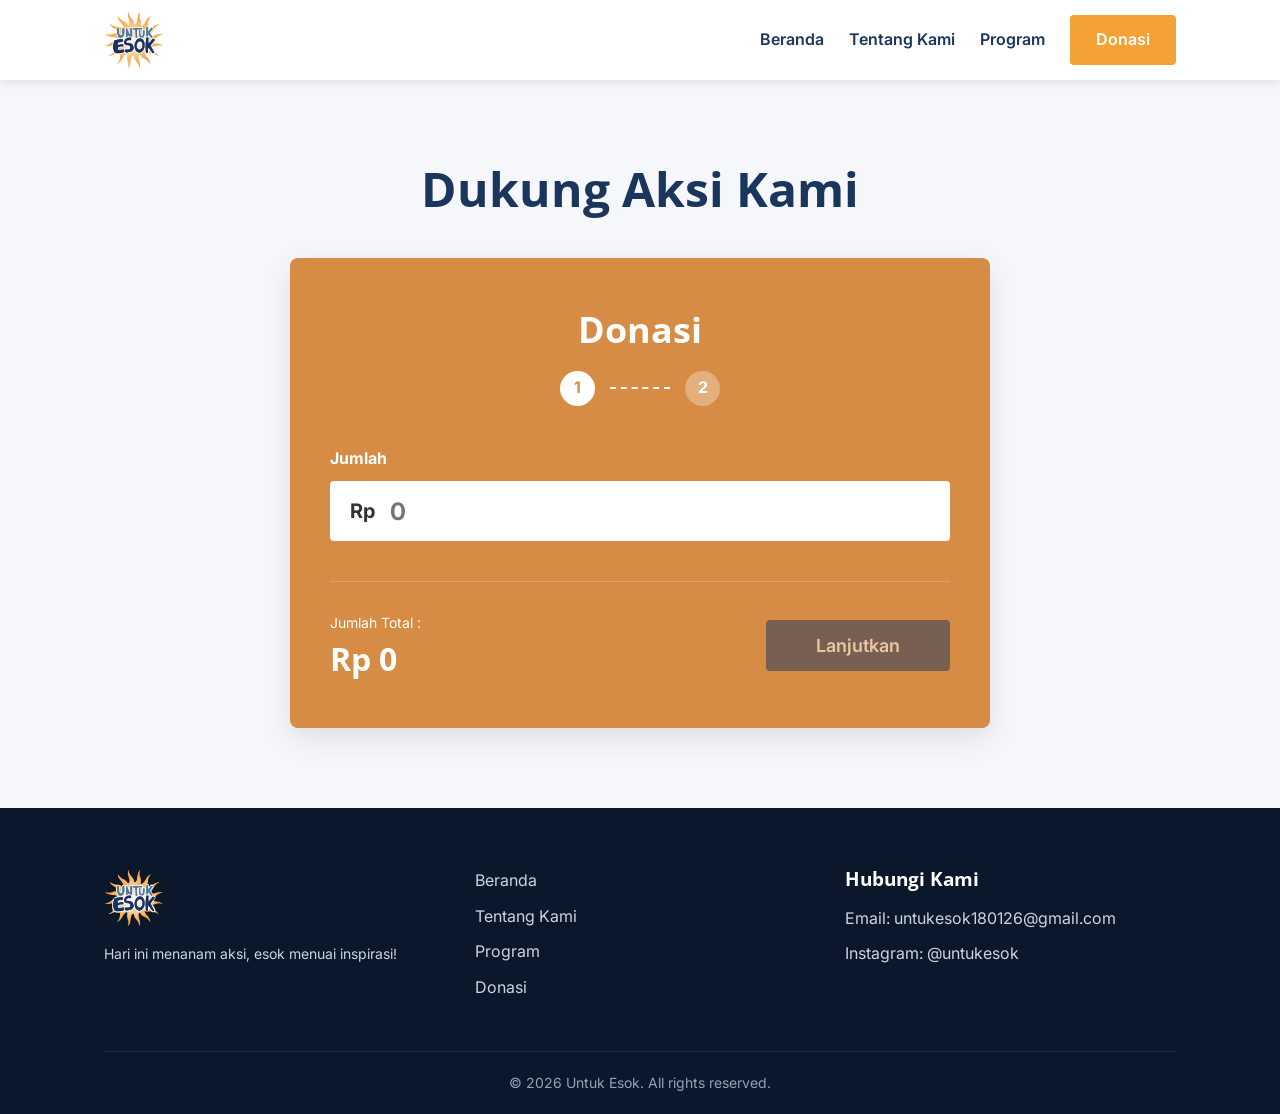
<file: donasi.html>
<!DOCTYPE html>
<html lang="id">
<head>
    <meta charset="UTF-8">
    <meta name="viewport" content="width=device-width, initial-scale=1.0">
    <title>Donasi | Untuk Esok</title>
    <meta name="description" content="Dukung aksi nyata Untuk Esok dengan berdonasi. Setiap rupiah membuat perbedaan bagi generasi masa depan.">
    <link rel="stylesheet" href="style.css">
</head>
<body>

<!-- ===== NAVBAR ===== -->
<header class="navbar-header">
    <div class="container nav-container">
        <a href="index.html" class="logo">
            <img src="images/logo.png" alt="Untuk Esok Logo" class="navbar-logo">
        </a>

        <div class="navbar-spacer"></div>

        <nav class="desktop-nav" aria-label="Main navigation">
            <ul class="navbar-ul">
                <li><a href="index.html"       class="nav-item">Beranda</a></li>
                <li><a href="tentangkami.html" class="nav-item">Tentang Kami</a></li>
                <li><a href="program.html"     class="nav-item">Program</a></li>
                <li><a href="donasi.html"      class="btn btn-orange">Donasi</a></li>
            </ul>
        </nav>

        <button class="hamburger-btn" id="hamburger-btn" aria-label="Toggle navigation menu" aria-expanded="false">
            <span></span>
            <span></span>
            <span></span>
        </button>
    </div>

    <nav class="mobile-menu" id="mobile-menu" aria-label="Mobile navigation">
        <a href="index.html"       class="mobile-nav-item">Beranda</a>
        <a href="tentangkami.html" class="mobile-nav-item">Tentang Kami</a>
        <a href="program.html"     class="mobile-nav-item">Program</a>
        <a href="donasi.html"      class="mobile-donate-btn">Donasi</a>
    </nav>
</header>

<!-- ===== MAIN CONTENT ===== -->
<main>
    <article class="section-padding bg-light donation-article">
        <div class="container">
            <h1 class="text-center section-heading">Dukung Aksi Kami</h1>

            <div class="donation-container">
                <div class="donation-card-main">
                    <h2 class="donation-title">Donasi</h2>

                    <!-- Step Indicator -->
                    <div class="step-indicator" role="group" aria-label="Langkah donasi">
                        <div class="step-circle active" id="step1-circle">1</div>
                        <div class="step-line"></div>
                        <div class="step-circle" id="step2-circle">2</div>
                    </div>

                    <!-- Step 1: Amount -->
                    <div class="donation-step active" id="step-1">
                        <label class="input-label" for="donation-amount">Jumlah</label>
                        <div class="amount-input-wrapper">
                            <span class="currency-prefix">Rp</span>
                            <input
                                type="text"
                                id="donation-amount"
                                class="amount-input"
                                placeholder="0"
                                maxlength="12"
                                inputmode="numeric"
                                autocomplete="off"
                            >
                        </div>

                        <div class="donation-footer">
                            <div class="total-summary">
                                <p>Jumlah Total :</p>
                                <h3 id="total-display">Rp 0</h3>
                            </div>
                            <button class="btn btn-large btn-donation-next" id="btn-next" disabled>
                                Lanjutkan
                            </button>
                        </div>
                    </div>

                    <!-- Step 2: Summary -->
                    <div class="donation-step" id="step-2">
                        <div class="summary-white-card">
                            <div class="summary-header">
                                <h3 class="summary-card-title">Donation Summary</h3>
                            </div>
                            <div class="summary-row line-below">
                                <span>Donation</span>
                                <span class="summary-amount" id="summary-amount">Rp 0</span>
                            </div>

                            <div class="bank-details-section">
                                <div class="bank-header">
                                    <h4 class="bank-transfer-title">Bank Transfer</h4>
                                    <img src="images/BCA.png" alt="Bank BCA" class="bank-bca-logo">
                                </div>

                                <table class="bank-table">
                                    <tbody>
                                        <tr>
                                            <td>Account Name</td>
                                            <td class="data-cell">Komang Ayu Rheia Sandrakirana Rucika</td>
                                        </tr>
                                        <tr>
                                            <td>Account Number</td>
                                            <td class="data-cell">7725736959</td>
                                        </tr>
                                        <tr>
                                            <td>Bank Name</td>
                                            <td class="data-cell">PT Bank Central Asia Tbk.</td>
                                        </tr>
                                    </tbody>
                                </table>
                            </div>
                        </div>

                        <p class="receipt-note">
                            Mohon kirimkan bukti transfer ke
                            <strong>untukesok180126@gmail.com</strong>
                        </p>

                        <div class="donation-footer-step2">
                            <div class="total-summary-center">
                                <p>Total Amount :</p>
                                <h3 id="total-display-2">Rp 0</h3>
                            </div>
                            <button class="btn btn-outline-white" id="btn-back">
                                Kembali
                            </button>
                        </div>
                    </div>

                </div>
            </div>
        </div>
    </article>
</main>

<!-- ===== FOOTER ===== -->
<footer>
    <div class="container">
        <div class="footer-grid">
            <div>
                <a href="index.html">
                    <img src="images/logo.png" alt="Untuk Esok Logo" class="footer-logo">
                </a>
                <p class="footer-tagline">Hari ini menanam aksi, esok menuai inspirasi!</p>
            </div>
            <div>
                <ul class="footer-links">
                    <li><a href="index.html">Beranda</a></li>
                    <li><a href="tentangkami.html">Tentang Kami</a></li>
                    <li><a href="program.html">Program</a></li>
                    <li><a href="donasi.html">Donasi</a></li>
                </ul>
            </div>
            <div>
                <h3 class="footer-contact-heading">Hubungi Kami</h3>
                <ul class="footer-links">
                    <li>Email: untukesok180126@gmail.com</li>
                    <li>Instagram: @untukesok</li>
                </ul>
            </div>
        </div>
        <div class="footer-bottom">
            <p>&copy; 2026 Untuk Esok. All rights reserved.</p>
        </div>
    </div>
</footer>

<script src="main.js"></script>
<script src="donasi.js"></script>
</body>
</html>
</file>
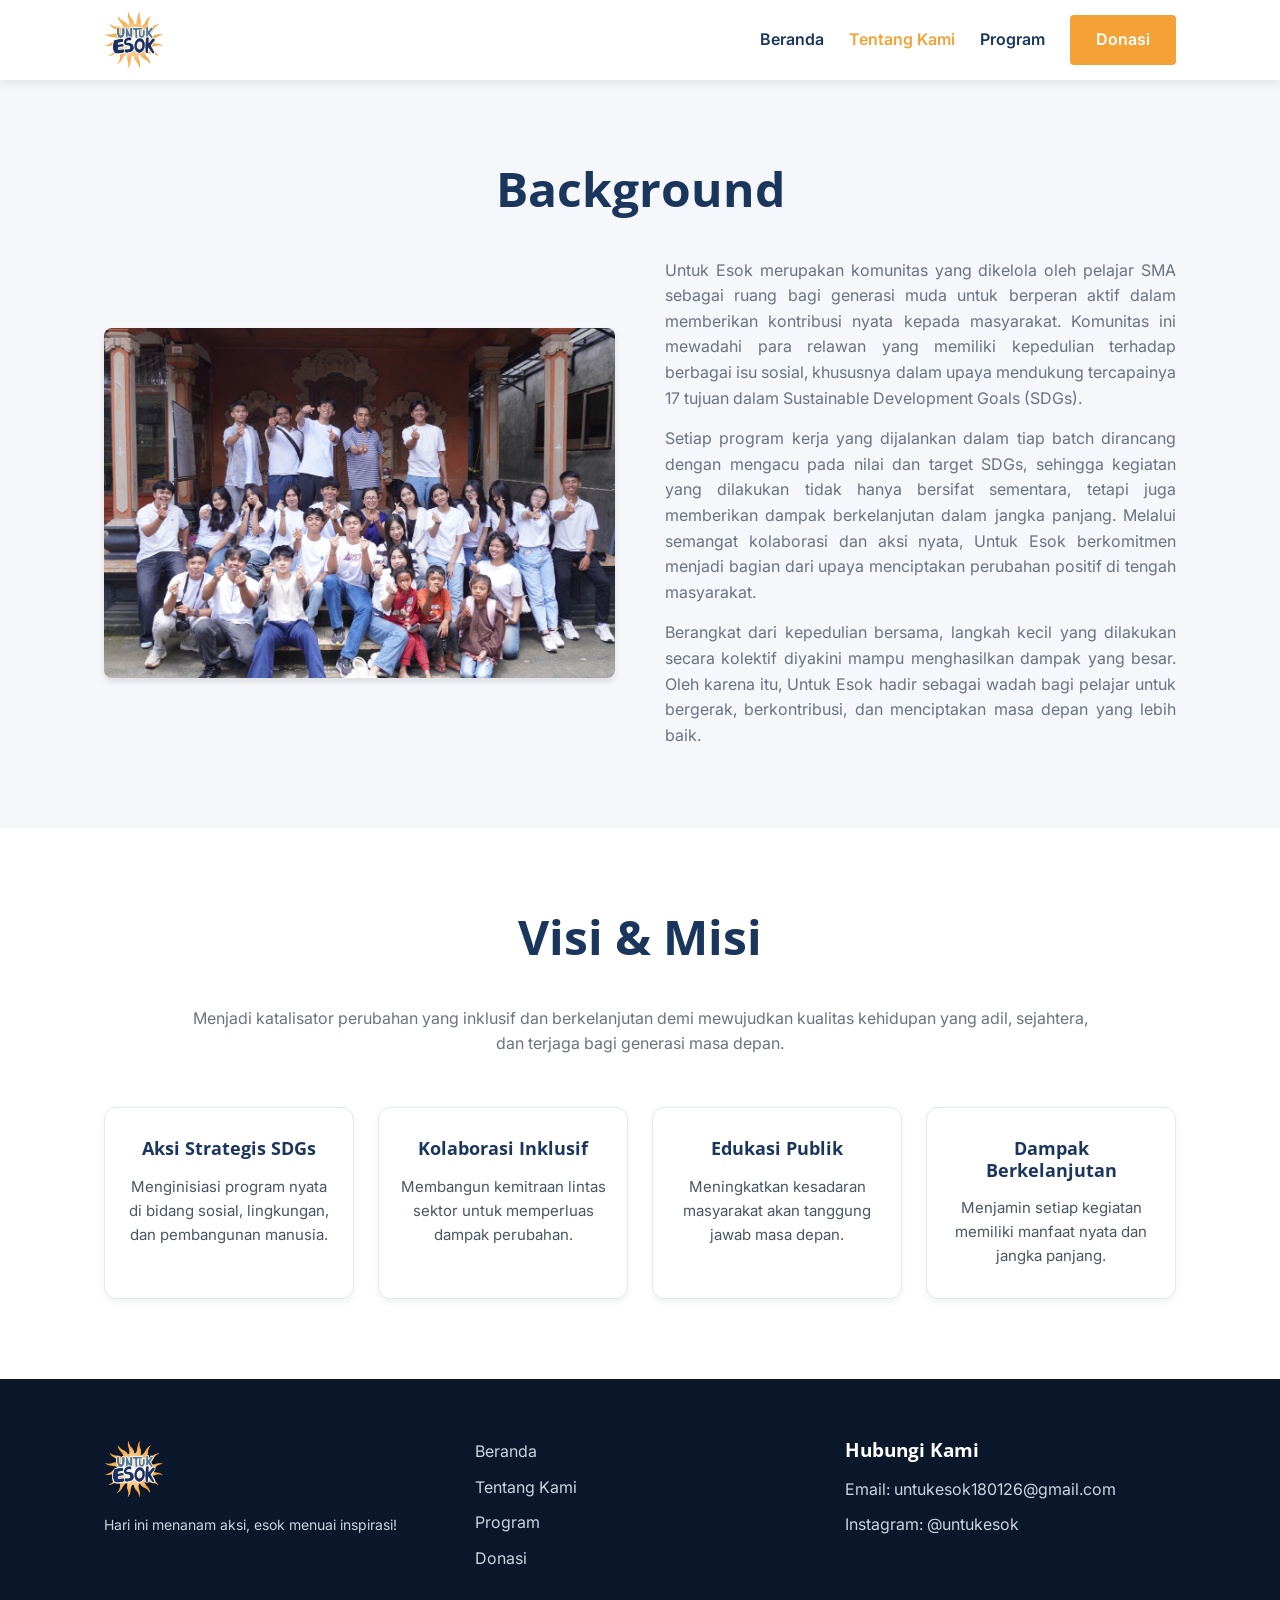
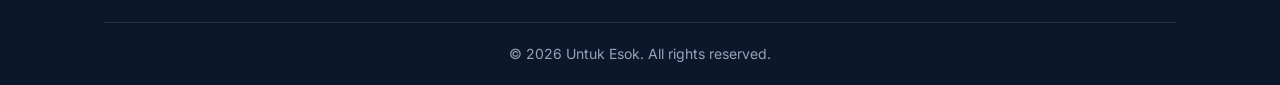
<file: tentangkami.html>
<!DOCTYPE html>
<html lang="id">
<head>
    <meta charset="UTF-8">
    <meta name="viewport" content="width=device-width, initial-scale=1.0">
    <title>Tentang Kami | Untuk Esok</title>
    <meta name="description" content="Pelajari latar belakang, visi, dan misi komunitas Untuk Esok dalam mendukung Sustainable Development Goals.">
    <link rel="stylesheet" href="style.css">
</head>
<body>

<!-- ===== NAVBAR ===== -->
<header class="navbar-header">
    <div class="container nav-container">
        <a href="index.html" class="logo">
            <img src="images/logo.png" alt="Untuk Esok Logo" class="navbar-logo">
        </a>

        <div class="navbar-spacer"></div>

        <nav class="desktop-nav" aria-label="Main navigation">
            <ul class="navbar-ul">
                <li><a href="index.html"       class="nav-item">Beranda</a></li>
                <li><a href="tentangkami.html" class="nav-item">Tentang Kami</a></li>
                <li><a href="program.html"     class="nav-item">Program</a></li>
                <li><a href="donasi.html"      class="btn btn-orange">Donasi</a></li>
            </ul>
        </nav>

        <button class="hamburger-btn" id="hamburger-btn" aria-label="Toggle navigation menu" aria-expanded="false">
            <span></span>
            <span></span>
            <span></span>
        </button>
    </div>

    <nav class="mobile-menu" id="mobile-menu" aria-label="Mobile navigation">
        <a href="index.html"       class="mobile-nav-item">Beranda</a>
        <a href="tentangkami.html" class="mobile-nav-item">Tentang Kami</a>
        <a href="program.html"     class="mobile-nav-item">Program</a>
        <a href="donasi.html"      class="mobile-donate-btn">Donasi</a>
    </nav>
</header>

<!-- ===== MAIN CONTENT ===== -->
<main>

    <!-- Background Section -->
    <article class="section-padding bg-light">
        <div class="container reveal">
            <h1 class="text-center section-heading">Background</h1>
            <div class="split-grid">
                <div class="img-placeholder about-bg" role="img" aria-label="Foto komunitas Untuk Esok"></div>
                <div class="tentang-text">
                    <p>
                        Untuk Esok merupakan komunitas yang dikelola oleh pelajar SMA sebagai ruang bagi generasi muda
                        untuk berperan aktif dalam memberikan kontribusi nyata kepada masyarakat. Komunitas ini mewadahi
                        para relawan yang memiliki kepedulian terhadap berbagai isu sosial, khususnya dalam upaya
                        mendukung tercapainya 17 tujuan dalam Sustainable Development Goals (SDGs).
                    </p>
                    <p class="tentang-text-paragraph">
                        Setiap program kerja yang dijalankan dalam tiap batch dirancang dengan mengacu pada nilai dan
                        target SDGs, sehingga kegiatan yang dilakukan tidak hanya bersifat sementara, tetapi juga
                        memberikan dampak berkelanjutan dalam jangka panjang. Melalui semangat kolaborasi dan aksi nyata,
                        Untuk Esok berkomitmen menjadi bagian dari upaya menciptakan perubahan positif di tengah masyarakat.
                    </p>
                    <p class="tentang-text-paragraph">
                        Berangkat dari kepedulian bersama, langkah kecil yang dilakukan secara kolektif diyakini mampu
                        menghasilkan dampak yang besar. Oleh karena itu, Untuk Esok hadir sebagai wadah bagi pelajar
                        untuk bergerak, berkontribusi, dan menciptakan masa depan yang lebih baik.
                    </p>
                </div>
            </div>
        </div>
    </article>

    <!-- Visi & Misi Section -->
    <article class="section-padding">
        <div class="container reveal">
            <h2 class="text-center section-heading">Visi &amp; Misi</h2>
            <p class="visi-subtitle">
                Menjadi katalisator perubahan yang inklusif dan berkelanjutan demi mewujudkan kualitas kehidupan
                yang adil, sejahtera, dan terjaga bagi generasi masa depan.
            </p>

            <div class="misi-grid">
                <div class="misi-card">
                    <h3 class="misi-card-title">Aksi Strategis SDGs</h3>
                    <p class="misi-card-text">Menginisiasi program nyata di bidang sosial, lingkungan, dan pembangunan manusia.</p>
                </div>
                <div class="misi-card">
                    <h3 class="misi-card-title">Kolaborasi Inklusif</h3>
                    <p class="misi-card-text">Membangun kemitraan lintas sektor untuk memperluas dampak perubahan.</p>
                </div>
                <div class="misi-card">
                    <h3 class="misi-card-title">Edukasi Publik</h3>
                    <p class="misi-card-text">Meningkatkan kesadaran masyarakat akan tanggung jawab masa depan.</p>
                </div>
                <div class="misi-card">
                    <h3 class="misi-card-title">Dampak Berkelanjutan</h3>
                    <p class="misi-card-text">Menjamin setiap kegiatan memiliki manfaat nyata dan jangka panjang.</p>
                </div>
            </div>
        </div>
    </article>

</main>

<!-- ===== FOOTER ===== -->
<footer>
    <div class="container">
        <div class="footer-grid">
            <div>
                <a href="index.html">
                    <img src="images/logo.png" alt="Untuk Esok Logo" class="footer-logo">
                </a>
                <p class="footer-tagline">Hari ini menanam aksi, esok menuai inspirasi!</p>
            </div>
            <div>
                <ul class="footer-links">
                    <li><a href="index.html">Beranda</a></li>
                    <li><a href="tentangkami.html">Tentang Kami</a></li>
                    <li><a href="program.html">Program</a></li>
                    <li><a href="donasi.html">Donasi</a></li>
                </ul>
            </div>
            <div>
                <h3 class="footer-contact-heading">Hubungi Kami</h3>
                <ul class="footer-links">
                    <li>Email: untukesok180126@gmail.com</li>
                    <li>Instagram: @untukesok</li>
                </ul>
            </div>
        </div>
        <div class="footer-bottom">
            <p>&copy; 2026 Untuk Esok. All rights reserved.</p>
        </div>
    </div>
</footer>

<script src="main.js"></script>
</body>
</html>
</file>
<file: style.css>
@import url('https://fonts.googleapis.com/css2?family=Inter:wght@400;600&family=Open+Sans:wght@700&display=swap');

:root {
    --black-pearl: #0B172A;
    --catalina-blue: #1B365D;
    --yellow-sea: #F4A236;
    --light-gray: #F5F7FA;
    --border-color: #E2E8F0;
    --white: #FFFFFF;
    --font-heading: 'Open Sans', sans-serif;
    --font-body: 'Inter', sans-serif;
}

* {
    margin: 0;
    padding: 0;
    box-sizing: border-box;
}

body {
    font-family: var(--font-body);
    font-weight: 400;
    font-size: 16px;
    line-height: 1.6;
    color: var(--black-pearl);
    background-color: var(--white);
    overflow-x: hidden;
    display: flex;
    flex-direction: column;
    min-height: 100vh;
}

main {
    flex: 1;
}

h1, h2, h3, h4, h5, h6 {
    font-family: var(--font-heading);
    font-weight: 700;
    color: var(--catalina-blue);
    line-height: 1.2;
}

a {
    text-decoration: none;
    color: inherit;
    transition: color 0.3s ease;
}

img {
    max-width: 100%;
    height: auto;
    display: block;
}

/* ===== LAYOUT ===== */
.container {
    width: 100%;
    max-width: 1200px;
    margin: 0 auto;
    padding: 0 5%;
}

.text-center { text-align: center; }

.section-padding { padding: 80px 0; }

.bg-light { background-color: var(--light-gray); }

.bg-dark {
    background-color: var(--black-pearl);
    color: var(--white);
}

.bg-catalina {
    background-color: var(--catalina-blue);
    color: var(--white);
}

.bg-dark h2,
.bg-catalina h2,
.bg-catalina h3 {
    color: var(--white);
}

/* ===== BUTTONS ===== */
.btn {
    display: inline-flex;
    align-items: center;
    justify-content: center;
    padding: 10px 24px;
    font-family: var(--font-body);
    font-weight: 600;
    font-size: 16px;
    border-radius: 4px;
    cursor: pointer;
    transition: all 0.3s ease;
    border: 2px solid transparent;
}

.btn-orange {
    background-color: var(--yellow-sea);
    color: var(--white);
    border-color: var(--yellow-sea);
}

.btn-orange:hover {
    background-color: #d98a28;
    border-color: #d98a28;
    transform: translateY(-2px);
}

.btn-outline {
    background-color: transparent;
    color: var(--yellow-sea);
    border-color: var(--yellow-sea);
}

.btn-outline:hover {
    background-color: var(--yellow-sea);
    color: var(--white);
    transform: translateY(-2px);
}

.btn-outline-white {
    background-color: transparent;
    color: var(--white);
    border-color: var(--white);
}

.btn-outline-white:hover {
    background-color: var(--white);
    color: var(--catalina-blue);
    transform: translateY(-2px);
}

.btn-large {
    padding: 15px 50px;
    font-size: 18px;
}

/* ===== ANIMATIONS ===== */
@keyframes fadeIn {
    from { opacity: 0; transform: translateY(15px); }
    to   { opacity: 1; transform: translateY(0); }
}

.reveal {
    opacity: 0;
    transform: translateY(30px);
    transition: all 0.8s ease-out;
}

.reveal.active {
    opacity: 1;
    transform: translateY(0);
}

/* ===== NAVBAR ===== */
.navbar-header {
    position: sticky;
    top: 0;
    z-index: 1000;
    background-color: var(--white);
    box-shadow: 0 2px 10px rgba(0,0,0,0.1);
}

.nav-container {
    display: flex;
    justify-content: space-between;
    align-items: center;
    height: 80px;
    position: relative;
}

.navbar-logo {
    height: 60px;
    object-fit: contain;
    display: block;
}

.navbar-spacer { flex: 1; }

.desktop-nav {
    display: flex;
    align-items: center;
}

.navbar-ul {
    display: flex;
    align-items: center;
    margin: 0;
    list-style: none;
    gap: 25px;
}

.nav-item {
    color: var(--catalina-blue);
    font-weight: 600;
    cursor: pointer;
}

.nav-item:hover,
.nav-item.active-link {
    color: var(--yellow-sea);
}

/* Hamburger */
.hamburger-btn {
    display: none;
    flex-direction: column;
    justify-content: center;
    align-items: center;
    gap: 5px;
    background: none;
    border: none;
    cursor: pointer;
    padding: 8px;
    z-index: 1001;
}

.hamburger-btn span {
    display: block;
    width: 24px;
    height: 2px;
    background-color: var(--catalina-blue);
    border-radius: 2px;
    transition: all 0.3s ease;
    transform-origin: center;
}

.hamburger-btn.open span:nth-child(1) { transform: translateY(7px) rotate(45deg); }
.hamburger-btn.open span:nth-child(2) { opacity: 0; transform: scaleX(0); }
.hamburger-btn.open span:nth-child(3) { transform: translateY(-7px) rotate(-45deg); }

/* Mobile menu */
.mobile-menu {
    display: none;
    position: absolute;
    top: 80px;
    left: 0;
    right: 0;
    background: white;
    box-shadow: 0 8px 24px rgba(0,0,0,0.12);
    z-index: 1000;
    flex-direction: column;
    padding: 16px 24px 24px;
    gap: 4px;
    border-top: 1px solid #e2e8f0;
}

.mobile-menu.open { display: flex; }

.mobile-nav-item {
    display: block;
    padding: 12px 8px;
    font-size: 16px;
    font-weight: 600;
    color: var(--catalina-blue);
    border-bottom: 1px solid #f1f5f9;
    transition: color 0.2s ease;
}

.mobile-nav-item:hover,
.mobile-nav-item.active-link { color: var(--yellow-sea); }

.mobile-donate-btn {
    display: inline-block;
    margin-top: 8px;
    padding: 10px 20px;
    background-color: var(--yellow-sea);
    color: white;
    font-weight: 700;
    border-radius: 6px;
    text-align: center;
}

/* ===== HERO SLIDESHOW ===== */
.hero-slideshow {
    position: relative;
    height: 100vh;
    min-height: 500px;
    max-height: 1000px;
    overflow: hidden;
    background: var(--black-pearl);
}

.slide {
    position: absolute;
    top: 0; left: 0; right: 0; bottom: 0;
    background-size: cover;
    background-position: center;
    transition: opacity 1s ease-in-out;
    opacity: 0;
}

.slide.slide-active { opacity: 1; z-index: 1; }
.slide.slide-inactive { opacity: 0; z-index: 0; }

.slide-overlay {
    position: absolute;
    top: 0; left: 0; right: 0; bottom: 0;
    background: linear-gradient(rgba(11,23,42,0.45), rgba(11,23,42,0.45));
    z-index: 2;
    pointer-events: none;
}

.slide-text {
    position: absolute;
    top: 0; left: 0; right: 0; bottom: 0;
    z-index: 3;
    display: flex;
    align-items: center;
    justify-content: flex-start;
    padding: 0 8%;
    pointer-events: none;
}

.slide-text h1 {
    color: var(--white);
    font-size: clamp(24px, 3.5vw, 56px);
    line-height: 1.3;
    text-shadow: 0 4px 20px rgba(0,0,0,0.5);
    animation: fadeIn 0.8s ease-out forwards;
}

/* Banner background classes */
.slide-banner1 { background-image: url('images/banner/banner1.png'); }
.slide-banner2 { background-image: url('images/banner/banner2.png'); }
.slide-banner3 { background-image: url('images/banner/banner3.png'); }
.slide-banner4 { background-image: url('images/banner/banner4.png'); }
.slide-banner5 { background-image: url('images/banner/banner5.png'); }
.slide-banner6 { background-image: url('images/banner/banner6.png'); }

/* ===== ABOUT SECTION (Home) ===== */
.about-article {
    padding: 100px 0;
    overflow: hidden;
}

.about-grid {
    display: grid;
    grid-template-columns: 55% 45%;
    gap: 60px;
    align-items: center;
}

.about-img {
    width: 100%;
    height: auto;
    border-radius: 12px;
    box-shadow: 0 8px 24px rgba(0,0,0,0.15);
    display: block;
    object-fit: cover;
}

.section-heading {
    font-size: 48px;
    margin-bottom: 40px;
}

.about-text {
    margin: 20px auto 35px;
    color: #6b7280;
    text-align: justify;
    line-height: 1.6;
}

.about-btn { margin-top: 20px; }

/* ===== PROGRAM GRID (Home) ===== */
.program-grid {
    display: grid;
    grid-template-columns: repeat(4, 1fr);
    gap: 20px;
    margin-top: 20px;
}

.program-img-card {
    height: 300px;
    cursor: pointer;
    transition: transform 0.3s ease, box-shadow 0.3s ease;
    background-size: cover;
    background-position: center;
    border-radius: 8px;
}

.program-img-card:hover {
    transform: translateY(-5px);
    box-shadow: 0 10px 25px rgba(0,0,0,0.15);
}

.program-bg-literasi    { background-image: url('images/programKami/literasi.JPG'); }
.program-bg-komputer    { background-image: url('images/programKami/komputer.JPG'); }
.program-bg-numerasi    { background-image: url('images/programKami/numerasi.JPG'); }
.program-bg-bahasaInggris { background-image: url('images/programKami/bahasaInggris.JPG'); }

/* ===== CTA SECTION ===== */
.cta-section { text-align: center; padding: 60px 0; }

.cta-heading {
    color: var(--white);
    font-size: 32px;
    margin-bottom: 20px;
}

.cta-buttons {
    display: flex;
    justify-content: center;
    gap: 20px;
    margin-top: 20px;
}

/* ===== TENTANG KAMI PAGE ===== */
.split-grid {
    display: grid;
    grid-template-columns: 1fr 1fr;
    gap: 50px;
    align-items: center;
}

.img-placeholder {
    height: 350px;
    width: 100%;
    border-radius: 8px;
    background-size: cover;
    background-position: center;
    background-color: #d1d5db;
    box-shadow: 0 4px 6px rgba(0,0,0,0.1);
}

.about-bg { background-image: url('images/aboutUs.jpg'); }

.tentang-text {
    color: #6b7280;
    text-align: justify;
    line-height: 1.6;
}

.tentang-text-paragraph { margin-top: 15px; }

.visi-subtitle {
    text-align: center;
    color: #6b7280;
    max-width: 900px;
    margin: 0 auto 50px;
}

.misi-grid {
    display: grid;
    grid-template-columns: repeat(4, 1fr);
    gap: 24px;
    margin-top: 40px;
}

.misi-card {
    background-color: #ffffff;
    border: 1px solid #e2e8f0;
    padding: 30px 20px;
    border-radius: 12px;
    text-align: center;
    box-shadow: 0 4px 6px rgba(0,0,0,0.05);
}

.misi-card-title {
    font-size: 18px;
    margin-bottom: 15px;
    color: var(--catalina-blue);
}

.misi-card-text {
    color: #4b5563;
    font-size: 15px;
}

/* ===== PROGRAM PAGE ===== */
.filter-bar {
    display: flex;
    justify-content: flex-end;
    align-items: center;
    max-width: 1000px;
    margin: 0 auto 30px auto;
    border-bottom: 1px solid var(--border-color);
    padding-bottom: 15px;
    position: relative;
    z-index: 10;
}

.sort-dropdown { position: relative; }

.sort-toggle-btn {
    background: none;
    border: none;
    font-family: var(--font-body);
    font-weight: 600;
    color: var(--black-pearl);
    display: flex;
    align-items: center;
    gap: 8px;
    cursor: pointer;
    font-size: 16px;
    padding: 5px 10px;
    border-radius: 4px;
    transition: background 0.3s;
}

.sort-toggle-btn:hover { background: var(--light-gray); }

.sort-toggle-btn svg {
    stroke: #6b7280;
    width: 20px;
    height: 20px;
}

.sort-menu {
    display: none;
    position: absolute;
    top: 100%;
    right: 0;
    background: var(--white);
    border: 1px solid var(--border-color);
    border-radius: 8px;
    box-shadow: 0 4px 15px rgba(0,0,0,0.1);
    width: 200px;
    flex-direction: column;
    overflow: hidden;
    z-index: 1001;
    margin-top: 10px;
}

.sort-menu.open { display: flex; }

.sort-menu a {
    padding: 12px 20px;
    color: var(--black-pearl);
    font-size: 14px;
    border-bottom: 1px solid var(--border-color);
    font-weight: 500;
    transition: background 0.3s;
    display: block;
    cursor: pointer;
}

.sort-menu a:last-child { border-bottom: none; }
.sort-menu a:hover { background: var(--light-gray); }

.program-list {
    display: flex;
    flex-direction: column;
    gap: 20px;
    max-width: 1000px;
    margin: 0 auto;
}

.program-list-item {
    display: flex;
    gap: 20px;
    background: var(--white);
    border: 1px solid var(--border-color);
    border-radius: 8px;
    padding: 20px;
    transition: transform 0.3s;
    align-items: flex-start;
}

.program-list-item:hover {
    transform: translateY(-3px);
    box-shadow: 0 5px 15px rgba(0,0,0,0.05);
}

.pli-img {
    width: 150px;
    height: 150px;
    object-fit: cover;
    border-radius: 8px;
    flex-shrink: 0;
    background-color: var(--light-gray);
    background-size: cover;
    background-position: center;
}

.pli-content {
    display: flex;
    flex-direction: column;
    flex-grow: 1;
}

.pli-title {
    font-size: 20px;
    margin-bottom: 5px;
    color: var(--black-pearl);
    font-family: var(--font-body);
    font-weight: 600;
}

.pli-desc {
    font-size: 14px;
    color: #4b5563;
    margin-bottom: 15px;
    line-height: 1.5;
}

.pli-meta {
    display: flex;
    flex-direction: column;
    gap: 8px;
    color: #4b5563;
    font-size: 15px;
    margin-bottom: 15px;
}

.sdg-badges-row {
    display: flex;
    gap: 10px;
    flex-wrap: wrap;
    margin-top: 15px;
}

.sdg-badge-img {
    width: 60px;
    height: 60px;
    border-radius: 6px;
    border: 1px solid #e2e8f0;
    box-shadow: 0 2px 4px rgba(0,0,0,0.05);
}

.program-loading,
.program-empty {
    text-align: center;
    padding: 60px;
    color: #64748b;
    font-size: 16px;
}

/* ===== DONASI PAGE ===== */
.donation-article { min-height: 80vh; }

.donation-container {
    max-width: 700px;
    margin: 0 auto;
}

.donation-card-main {
    background-color: #D68C45;
    padding: 50px 40px;
    border-radius: 8px;
    color: white;
    box-shadow: 0 10px 30px rgba(0,0,0,0.1);
}

.donation-title {
    text-align: center;
    color: white;
    font-size: 36px;
    margin-bottom: 20px;
}

.step-indicator {
    display: flex;
    align-items: center;
    justify-content: center;
    gap: 15px;
    margin-bottom: 40px;
}

.step-circle {
    width: 35px;
    height: 35px;
    border-radius: 50%;
    background-color: rgba(255,255,255,0.3);
    display: flex;
    align-items: center;
    justify-content: center;
    font-weight: bold;
}

.step-circle.active {
    background-color: white;
    color: #D68C45;
}

.step-line {
    width: 60px;
    height: 2px;
    border-top: 2px dashed white;
    background: none;
}

.input-label {
    display: block;
    font-weight: bold;
    margin-bottom: 10px;
}

.amount-input-wrapper {
    background: white;
    display: flex;
    align-items: center;
    padding: 0 20px;
    border-radius: 4px;
    height: 60px;
    margin-bottom: 40px;
}

.currency-prefix {
    color: #333;
    font-weight: bold;
    margin-right: 15px;
    font-size: 20px;
}

.amount-input {
    border: none;
    outline: none;
    width: 100%;
    font-size: 24px;
    font-weight: bold;
    color: #333;
    font-family: var(--font-body);
}

.donation-footer {
    display: flex;
    justify-content: space-between;
    align-items: center;
    border-top: 1px solid rgba(255,255,255,0.2);
    padding-top: 30px;
}

.total-summary p { font-size: 14px; margin-bottom: 5px; }
.total-summary h3 { font-size: 32px; color: white; }

.donation-step { display: none; }
.donation-step.active { display: block; }

.summary-white-card {
    background: white;
    border-radius: 4px;
    padding: 25px;
    color: #333;
    margin-bottom: 20px;
}

.summary-header {
    border-bottom: 2px solid #eee;
    padding-bottom: 10px;
    margin-bottom: 15px;
}

.summary-card-title { color: var(--catalina-blue); margin: 0; }

.summary-row {
    display: flex;
    justify-content: space-between;
    padding: 10px 0;
    font-size: 16px;
}

.line-below {
    border-bottom: 1px solid #eee;
    margin-bottom: 20px;
}

.summary-amount { font-weight: bold; }

.bank-header {
    display: flex;
    justify-content: space-between;
    align-items: center;
    margin-bottom: 5px;
}

.bank-transfer-title { color: var(--catalina-blue); margin: 0; }

.bank-bca-logo { height: 50px; object-fit: contain; }

.bank-table {
    width: 100%;
    border-collapse: collapse;
}

.bank-table td {
    padding: 8px 0;
    vertical-align: top;
    font-size: 14px;
}

.bank-table td:first-child { width: 40%; color: #666; }

.data-cell { font-weight: bold; color: #1B365D; }

.receipt-note {
    text-align: center;
    font-style: italic;
    font-size: 14px;
    margin: 20px 0;
    color: white;
}

.donation-footer-step2 {
    text-align: center;
    border-top: 1px solid rgba(255,255,255,0.2);
    padding-top: 20px;
}

.total-summary-center { margin-bottom: 15px; }
.total-summary-center p { font-size: 14px; margin-bottom: 5px; }
.total-summary-center h3 { font-size: 30px; color: white; }

.btn-donation-next {
    background-color: var(--catalina-blue);
    color: white;
    border: none;
}

.btn-donation-next:disabled {
    opacity: 0.5;
    cursor: not-allowed;
    transform: none;
}

/* ===== FOOTER ===== */
footer {
    background-color: var(--black-pearl);
    color: var(--white);
    padding: 60px 0 20px;
    margin-top: auto;
}

.footer-grid {
    display: grid;
    grid-template-columns: 1fr 1fr 1fr;
    gap: 40px;
    margin-bottom: 40px;
}

.footer-logo {
    height: 60px;
    object-fit: contain;
    margin-bottom: 15px;
}

.footer-tagline { color: #cbd5e1; font-size: 14px; }

.footer-nav-heading {
    color: var(--white);
    font-weight: bold;
    margin-bottom: 15px;
    font-size: 16px;
    display: block;
}

.footer-links { list-style: none; }

.footer-links li {
    margin-bottom: 10px;
    color: #cbd5e1;
}

.footer-links a { color: #cbd5e1; }
.footer-links a:hover { color: var(--yellow-sea); }

.footer-contact-heading {
    color: var(--white);
    font-weight: bold;
    margin-bottom: 15px;
}

.footer-bottom {
    text-align: center;
    padding-top: 20px;
    border-top: 1px solid rgba(255,255,255,0.1);
    color: #94a3b8;
    font-size: 14px;
}

/* ===== RESPONSIVE ===== */
@media (max-width: 992px) {
    .hero-slideshow {
        height: 56vw;
        min-height: 220px;
        max-height: none;
    }

    .slide-text h1 {
        white-space: normal;
        font-size: clamp(16px, 4vw, 28px);
    }

    .split-grid,
    .about-grid {
        grid-template-columns: 1fr;
        gap: 30px;
    }

    /* 4-col grids drop to 2 on tablets */
    .program-grid {
        grid-template-columns: repeat(2, 1fr);
    }

    .misi-grid {
        grid-template-columns: repeat(2, 1fr);
    }
}

@media (max-width: 768px) {
    .hamburger-btn { display: flex; }
    .desktop-nav { display: none !important; }

    .section-padding { padding: 40px 0; }

    .section-heading {
        font-size: 32px;
        margin-bottom: 24px;
    }

    .about-article { padding: 60px 0; }

    .footer-grid { grid-template-columns: 1fr; }

    .cta-buttons { flex-direction: column; align-items: center; }

    .program-list-item {
        flex-direction: column;
        align-items: stretch;
    }

    .pli-img {
        width: 100%;
        height: 200px;
    }

    .donation-footer {
        flex-direction: column;
        text-align: center;
        gap: 25px;
    }

    .donation-footer .btn-large {
        width: 100%;
    }

    .misi-card-title { white-space: normal; }

    /* 4-col grids drop to 1 on mobile */
    .program-grid {
        grid-template-columns: 1fr;
    }

    .misi-grid {
        grid-template-columns: 1fr;
    }
}
</file>
